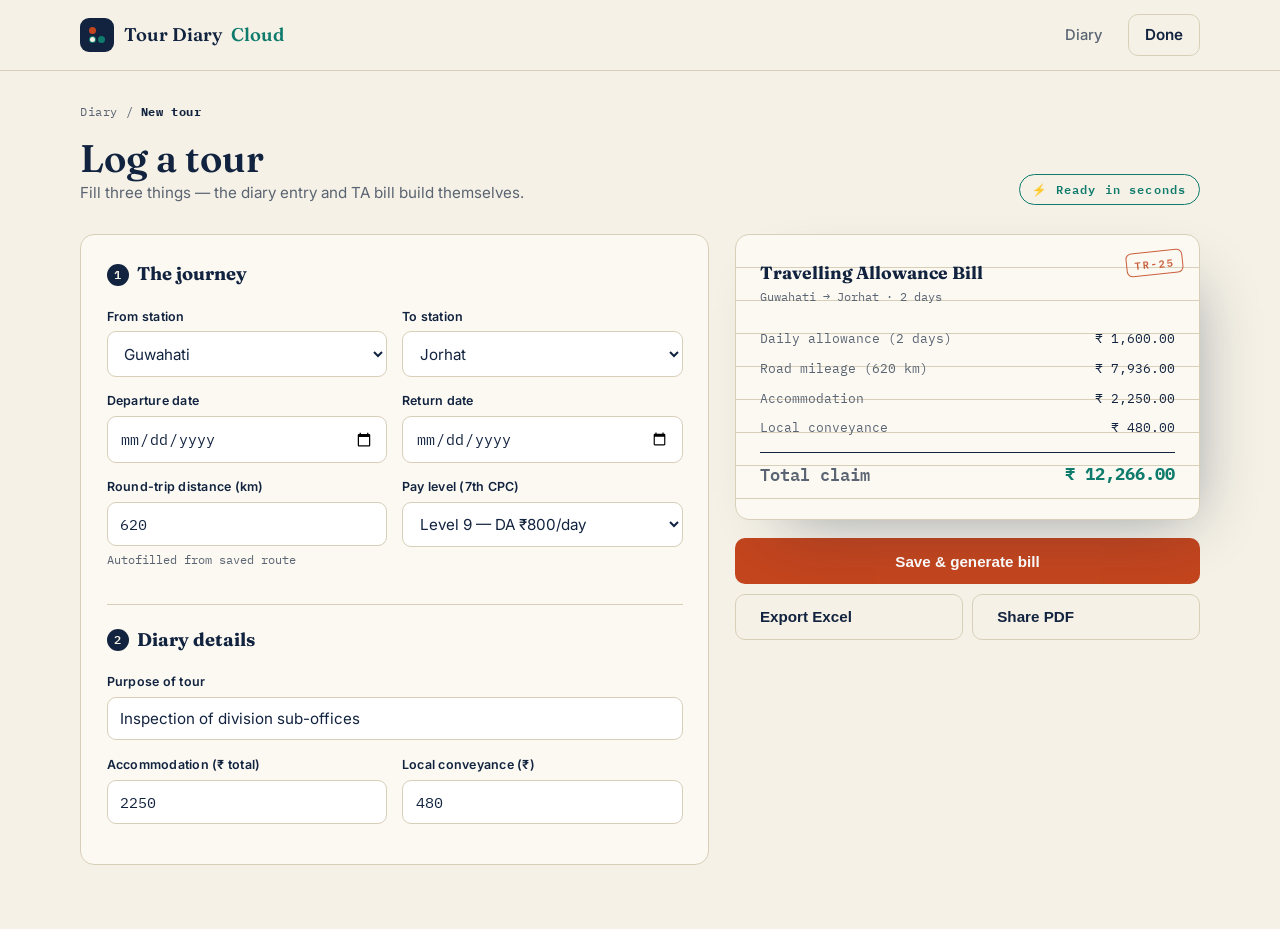
<file: create.html>
<!DOCTYPE html>
<html lang="en">
<head>
<meta charset="UTF-8">
<meta name="viewport" content="width=device-width,initial-scale=1">
<title>New tour — Tour Diary Cloud</title>
<link rel="stylesheet" href="style.css">
<style>
.shell{padding:2rem 0 4rem}
.crumb{font-family:'IBM Plex Mono';font-size:.75rem;color:var(--slate);letter-spacing:.05em;margin-bottom:1rem}
.crumb b{color:var(--ink)}
.head-row{display:flex;align-items:flex-end;justify-content:space-between;gap:1rem;flex-wrap:wrap;margin-bottom:1.8rem}
.head-row h1{font-family:'Fraunces';font-weight:600;font-size:clamp(1.8rem,4vw,2.4rem);line-height:1.05}
.head-row .sub{color:var(--slate);font-size:.95rem;margin-top:.2rem}
.speed-pill{font-family:'IBM Plex Mono';font-size:.72rem;letter-spacing:.1em;color:var(--teal);
  border:1.5px solid var(--teal);border-radius:20px;padding:.35rem .8rem;font-weight:600}

.layout{display:grid;grid-template-columns:1.15fr .85fr;gap:1.6rem;align-items:start}
@media(max-width:900px){.layout{grid-template-columns:1fr}}

/* form card */
.form-card{background:var(--paper);border:1px solid var(--line);border-radius:var(--radius);padding:1.6rem}
.form-card h2{font-family:'Fraunces';font-size:1.15rem;margin-bottom:1.1rem;display:flex;align-items:center;gap:.5rem}
.form-card h2 .step-dot{width:22px;height:22px;border-radius:50%;background:var(--ink);color:var(--cream);
  font-family:'IBM Plex Mono';font-size:.72rem;display:grid;place-items:center;font-weight:600}
.grid2{display:grid;grid-template-columns:1fr 1fr;gap:.9rem}
@media(max-width:520px){.grid2{grid-template-columns:1fr}}
.field{margin-bottom:.9rem}
label{display:block;font-size:.78rem;font-weight:600;margin-bottom:.35rem;letter-spacing:.02em}
input,select{width:100%;padding:.7rem .8rem;border:1.5px solid var(--line);border-radius:9px;
  background:#fff;font-size:.95rem;font-family:'IBM Plex Mono';color:var(--ink);outline:none;transition:border-color .15s}
input:focus,select:focus{border-color:var(--teal)}
select{font-family:'Inter'}
.hr{height:1px;background:var(--line);margin:1.3rem 0}
.purpose{font-family:'Inter'}

/* live bill preview */
.preview{position:sticky;top:82px}
.bill{
  background:var(--paper);border:1px solid var(--line);border-radius:var(--radius);
  padding:1.5rem 1.5rem 1.7rem;box-shadow:var(--shadow);position:relative;
  background-image:repeating-linear-gradient(var(--paper) 0 32px,var(--line) 32px 33px);
}
.bill::after{content:"TR-25";position:absolute;top:1rem;right:1rem;font-family:'IBM Plex Mono';
  font-size:.65rem;letter-spacing:.2em;font-weight:600;color:var(--vermilion);
  border:1.5px solid var(--vermilion);border-radius:6px;padding:.18rem .45rem;transform:rotate(-6deg);opacity:.85}
.bill h3{font-family:'Fraunces';font-size:1.1rem;margin-bottom:.1rem}
.bill .route{font-size:.75rem;color:var(--slate);margin-bottom:1.1rem;font-family:'IBM Plex Mono'}
.brow{display:flex;justify-content:space-between;font-family:'IBM Plex Mono';font-size:.82rem;padding:.3rem 0}
.brow span:first-child{color:var(--slate)}
.brow.total{border-top:1.5px solid var(--ink);margin-top:.5rem;padding-top:.55rem;font-weight:600;font-size:1.05rem}
.brow.total b{color:var(--teal)}
.actions{display:grid;gap:.6rem;margin-top:1.1rem}
.row-btns{display:grid;grid-template-columns:1fr 1fr;gap:.6rem}

/* TOAST / ALERTS */
.toast-wrap{position:fixed;left:50%;bottom:1.4rem;transform:translateX(-50%);z-index:100;
  display:flex;flex-direction:column;gap:.6rem;width:min(420px,92vw)}
.toast{display:flex;gap:.7rem;align-items:flex-start;background:var(--ink);color:var(--cream);
  border-radius:12px;padding:.85rem 1rem;box-shadow:var(--shadow);
  animation:toastIn .35s cubic-bezier(.2,.8,.2,1) both;border-left:4px solid var(--teal)}
.toast.warn{border-left-color:var(--vermilion)}
.toast.info{border-left-color:#5FD0BE}
.toast .tic{flex:0 0 auto;width:20px;height:20px;margin-top:1px}
.toast .tic svg{width:20px;height:20px;stroke:currentColor;fill:none;stroke-width:2}
.toast b{display:block;font-size:.9rem;margin-bottom:.05rem}
.toast p{font-size:.82rem;color:#C6CEDA}
.toast .x{margin-left:auto;background:none;border:0;color:#8C97A8;cursor:pointer;font-size:1.1rem;line-height:1;padding:0 .1rem}
@keyframes toastIn{from{opacity:0;transform:translateY(12px)}to{opacity:1;transform:none}}
.toast.out{animation:toastOut .3s ease forwards}
@keyframes toastOut{to{opacity:0;transform:translateY(12px)}}

/* inline field hint */
.hint{font-size:.72rem;color:var(--slate);margin-top:.3rem;font-family:'IBM Plex Mono'}
</style>
</head>
<body>

<nav class="nav">
  <div class="wrap nav-in">
    <a class="brand" href="index.html"><span class="mark"></span>Tour Diary <span style="color:var(--teal)">Cloud</span></a>
    <div class="nav-links">
      <a class="muted hide-sm" href="dashboard.html">Diary</a>
      <a class="btn btn-ghost" href="dashboard.html" style="padding:.5rem 1rem">Done</a>
    </div>
  </div>
</nav>

<div class="shell">
  <div class="wrap">
    <div class="crumb">Diary / <b>New tour</b></div>
    <div class="head-row">
      <div>
        <h1>Log a tour</h1>
        <p class="sub">Fill three things — the diary entry and TA bill build themselves.</p>
      </div>
      <span class="speed-pill">⚡ Ready in seconds</span>
    </div>

    <div class="layout">
      <!-- FORM -->
      <div class="form-card">
        <h2><span class="step-dot">1</span> The journey</h2>
        <div class="grid2">
          <div class="field">
            <label for="from">From station</label>
            <select id="from" onchange="recalc()">
              <option>Guwahati</option><option>Jorhat</option><option>Dibrugarh</option>
              <option>Silchar</option><option>Tezpur</option><option>Nagaon</option>
            </select>
          </div>
          <div class="field">
            <label for="to">To station</label>
            <select id="to" onchange="recalc()">
              <option>Jorhat</option><option>Guwahati</option><option>Dibrugarh</option>
              <option>Silchar</option><option>Tezpur</option><option>Nagaon</option>
            </select>
          </div>
        </div>
        <div class="grid2">
          <div class="field"><label for="dep">Departure date</label><input id="dep" type="date" onchange="recalc()"></div>
          <div class="field"><label for="ret">Return date</label><input id="ret" type="date" onchange="recalc()"></div>
        </div>
        <div class="grid2">
          <div class="field"><label for="dist">Round-trip distance (km)</label><input id="dist" type="number" value="620" oninput="recalc()"><div class="hint">Autofilled from saved route</div></div>
          <div class="field"><label for="level">Pay level (7th CPC)</label>
            <select id="level" onchange="recalc()">
              <option value="800">Level 9 — DA ₹800/day</option>
              <option value="900">Level 11 — DA ₹900/day</option>
              <option value="1000">Level 12 — DA ₹1000/day</option>
              <option value="1200">Level 13 — DA ₹1200/day</option>
            </select>
          </div>
        </div>

        <div class="hr"></div>
        <h2><span class="step-dot">2</span> Diary details</h2>
        <div class="field"><label for="purpose">Purpose of tour</label>
          <input id="purpose" class="purpose" type="text" value="Inspection of division sub-offices" placeholder="e.g. Field inspection, review meeting"></div>
        <div class="grid2">
          <div class="field"><label for="stay">Accommodation (₹ total)</label><input id="stay" type="number" value="2250" oninput="recalc()"></div>
          <div class="field"><label for="local">Local conveyance (₹)</label><input id="local" type="number" value="480" oninput="recalc()"></div>
        </div>
      </div>

      <!-- LIVE PREVIEW -->
      <div class="preview">
        <div class="bill">
          <h3>Travelling Allowance Bill</h3>
          <div class="route" id="p-route">Guwahati → Jorhat · 2 days</div>
          <div class="brow"><span>Daily allowance <span id="p-days">(2 days)</span></span><span id="p-da">₹ 1,600.00</span></div>
          <div class="brow"><span>Road mileage <span id="p-km">(620 km)</span></span><span id="p-mile">₹ 7,936.00</span></div>
          <div class="brow"><span>Accommodation</span><span id="p-stay">₹ 2,250.00</span></div>
          <div class="brow"><span>Local conveyance</span><span id="p-local">₹ 480.00</span></div>
          <div class="brow total"><span>Total claim</span><b id="p-total">₹ 12,266.00</b></div>
        </div>
        <div class="actions">
          <button class="btn btn-accent btn-block" onclick="saveTour()">Save & generate bill</button>
          <div class="row-btns">
            <button class="btn btn-ghost" onclick="exportBill()">Export Excel</button>
            <button class="btn btn-ghost" onclick="shareBill()">Share PDF</button>
          </div>
        </div>
      </div>
    </div>
  </div>
</div>

<div class="toast-wrap" id="toasts" aria-live="polite"></div>

<script>
const $=s=>document.querySelector(s);
const fmt=n=>'₹ '+n.toLocaleString('en-IN',{minimumFractionDigits:2,maximumFractionDigits:2});
const MILE=12.80; // ₹/km road mileage

function days(){
  const a=$('#dep').value,b=$('#ret').value;
  if(!a||!b) return 2;
  const d=Math.round((new Date(b)-new Date(a))/864e5)+1;
  return d>0?d:1;
}
function recalc(){
  const d=days(), da=+$('#level').value*d, km=+$('#dist').value||0,
        mile=km*MILE, stay=+$('#stay').value||0, local=+$('#local').value||0,
        total=da+mile+stay+local;
  $('#p-route').textContent=`${$('#from').value} → ${$('#to').value} · ${d} day${d>1?'s':''}`;
  $('#p-days').textContent=`(${d} day${d>1?'s':''})`;
  $('#p-km').textContent=`(${km} km)`;
  $('#p-da').textContent=fmt(da);
  $('#p-mile').textContent=fmt(mile);
  $('#p-stay').textContent=fmt(stay);
  $('#p-local').textContent=fmt(local);
  $('#p-total').textContent=fmt(total);
}
recalc();

// TOASTS
const ICONS={
  ok:'<path d="M20 6L9 17l-5-5"/>',
  warn:'<path d="M12 9v4M12 17h.01"/><path d="M10.3 3.9L1.8 18a2 2 0 0 0 1.7 3h17a2 2 0 0 0 1.7-3L13.7 3.9a2 2 0 0 0-3.4 0z"/>',
  info:'<circle cx="12" cy="12" r="9"/><path d="M12 8v4M12 16h.01"/>'
};
function toast(kind,title,msg){
  const t=document.createElement('div');
  t.className='toast '+(kind==='warn'?'warn':kind==='info'?'info':'');
  t.innerHTML=`<span class="tic"><svg viewBox="0 0 24 24">${ICONS[kind]||ICONS.ok}</svg></span>
    <div><b>${title}</b><p>${msg}</p></div>
    <button class="x" aria-label="Dismiss">×</button>`;
  t.querySelector('.x').onclick=()=>dismiss(t);
  $('#toasts').appendChild(t);
  setTimeout(()=>dismiss(t),4200);
}
function dismiss(t){t.classList.add('out');setTimeout(()=>t.remove(),300);}

function saveTour(){
  if(!$('#dep').value||!$('#ret').value){ toast('warn','Add both dates','Departure and return dates are needed to count DA days.'); return; }
  toast('ok','Tour saved','Diary entry logged and TR-25 bill generated.');
}
function exportBill(){ toast('info','Premium feature','Excel export is available on Premium. Upgrade to download.'); }
function shareBill(){ toast('info','Premium feature','PDF share is available on Premium. Upgrade to share.'); }
</script>
</body>
</html>
</file>
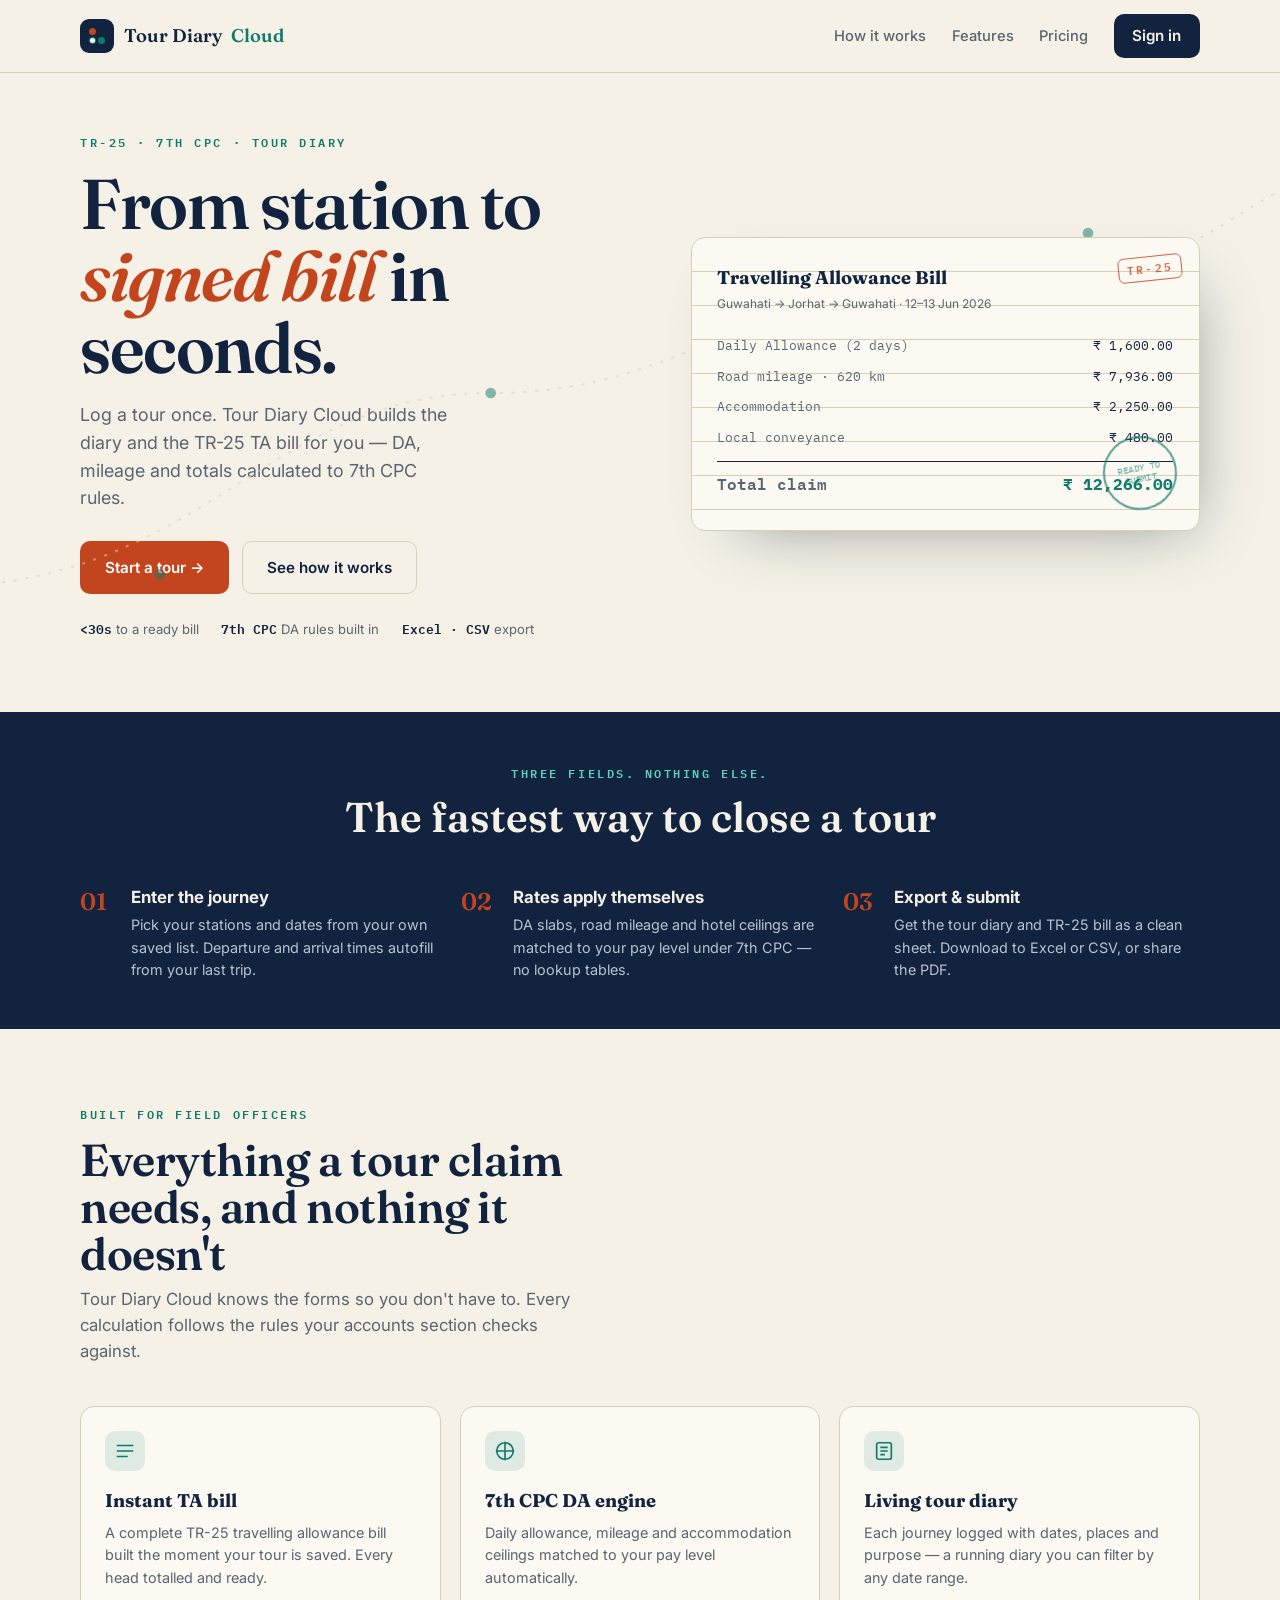
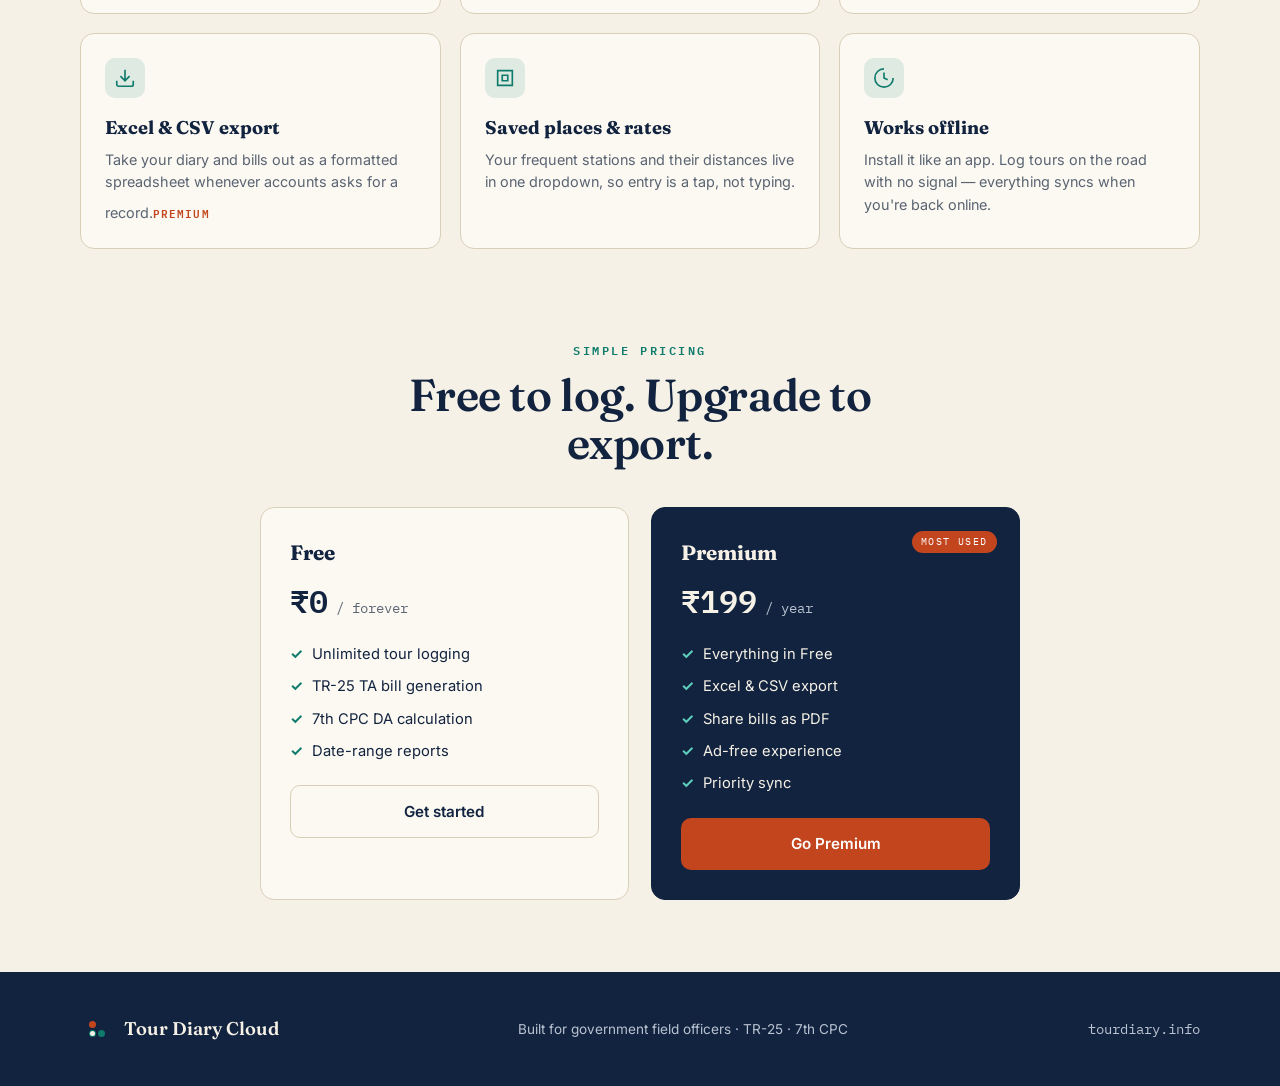
<file: index (23).html>
<!DOCTYPE html>
<html lang="en">
<head>
<meta charset="UTF-8">
<meta name="viewport" content="width=device-width,initial-scale=1">
<title>Tour Diary Cloud — TA bills & tour diaries in seconds</title>
<meta name="description" content="Log official tours, generate TR-25 TA bills and tour diaries in seconds. Built on 7th CPC rules for field officers.">
<link rel="stylesheet" href="style.css">
<style>
/* ---------- HERO ---------- */
.hero{position:relative;overflow:hidden;padding:3.5rem 0 4.5rem}
.hero-grid{display:grid;grid-template-columns:1.05fr .95fr;gap:3rem;align-items:center}
@media(max-width:900px){.hero-grid{grid-template-columns:1fr;gap:2.5rem}}
h1.display{
  font-family:'Fraunces';font-weight:600;line-height:1.02;
  font-size:clamp(2.6rem,6vw,4.4rem);letter-spacing:-.02em;margin:.9rem 0 1.1rem;
}
h1.display em{font-style:italic;color:var(--vermilion)}
.lead{font-size:1.12rem;color:var(--slate);max-width:34ch;margin-bottom:1.8rem}
.hero-cta{display:flex;gap:.8rem;flex-wrap:wrap;margin-bottom:1.6rem}
.trust{display:flex;gap:1.4rem;flex-wrap:wrap;font-size:.82rem;color:var(--slate)}
.trust b{color:var(--ink);font-family:'IBM Plex Mono';font-weight:600}

/* journey line */
.journey{position:absolute;inset:0;pointer-events:none;opacity:.5}
.journey path{stroke:var(--line);stroke-width:2;stroke-dasharray:3 8;fill:none}
.journey circle{fill:var(--teal)}

/* bill card */
.bill{
  background:var(--paper);border-radius:var(--radius);box-shadow:var(--shadow);
  border:1px solid var(--line);padding:1.6rem 1.6rem 1.8rem;position:relative;
  background-image:repeating-linear-gradient(var(--paper) 0 33px,var(--line) 33px 34px);
  background-attachment:local;
}
.bill::after{
  content:"TR-25";position:absolute;top:1.1rem;right:1.1rem;
  font-family:'IBM Plex Mono';font-size:.68rem;letter-spacing:.2em;font-weight:600;
  color:var(--vermilion);border:1.5px solid var(--vermilion);border-radius:6px;
  padding:.2rem .5rem;transform:rotate(-6deg);opacity:.85;
}
.bill h3{font-family:'Fraunces';font-size:1.15rem;margin-bottom:.15rem}
.bill .sub{font-size:.75rem;color:var(--slate);margin-bottom:1.1rem}
.bill-row{display:flex;justify-content:space-between;align-items:baseline;
  font-family:'IBM Plex Mono';font-size:.82rem;padding:.32rem 0}
.bill-row span:first-child{color:var(--slate)}
.bill-row.total{border-top:1.5px solid var(--ink);margin-top:.5rem;padding-top:.6rem;font-weight:600;font-size:1rem}
.bill-row.total b{color:var(--teal)}
.stamp{
  position:absolute;bottom:1.3rem;right:1.4rem;width:74px;height:74px;border-radius:50%;
  border:2px solid var(--teal);color:var(--teal);display:grid;place-items:center;
  font-family:'IBM Plex Mono';font-size:.55rem;text-align:center;line-height:1.3;
  letter-spacing:.05em;transform:rotate(-11deg);opacity:.7;
}
@keyframes rowIn{from{opacity:0;transform:translateY(6px)}to{opacity:1;transform:none}}
.bill-row,.bill h3,.bill .sub{animation:rowIn .5s ease both}
.bill .sub{animation-delay:.08s}
.bill-row:nth-child(3){animation-delay:.16s}
.bill-row:nth-child(4){animation-delay:.24s}
.bill-row:nth-child(5){animation-delay:.32s}
.bill-row:nth-child(6){animation-delay:.4s}
.bill-row.total{animation-delay:.5s}

/* ---------- SPEED STRIP ---------- */
.strip{background:var(--ink);color:var(--cream);padding:3rem 0}
.strip-grid{display:grid;grid-template-columns:repeat(3,1fr);gap:1.5rem}
@media(max-width:760px){.strip-grid{grid-template-columns:1fr}}
.step{position:relative;padding-left:3.2rem}
.step .n{position:absolute;left:0;top:-.1rem;font-family:'Fraunces';font-size:1.5rem;
  color:var(--vermilion);font-weight:600}
.step h4{font-size:1.05rem;margin-bottom:.25rem}
.step p{font-size:.9rem;color:#B9C2D0}
.strip-head{text-align:center;margin-bottom:2.2rem}
.strip-head h2{font-family:'Fraunces';font-weight:600;font-size:clamp(1.8rem,4vw,2.6rem)}
.strip-head .eyebrow{color:#5FD0BE}

/* ---------- FEATURES ---------- */
.features{padding:4.5rem 0}
.sec-head{max-width:52ch;margin-bottom:2.6rem}
.sec-head h2{font-family:'Fraunces';font-weight:600;font-size:clamp(1.9rem,4vw,2.8rem);
  line-height:1.05;margin:.6rem 0 .6rem;letter-spacing:-.01em}
.sec-head p{color:var(--slate);font-size:1.05rem}
.f-grid{display:grid;grid-template-columns:repeat(3,1fr);gap:1.2rem}
@media(max-width:860px){.f-grid{grid-template-columns:1fr 1fr}}
@media(max-width:560px){.f-grid{grid-template-columns:1fr}}
.card{
  background:var(--paper);border:1px solid var(--line);border-radius:var(--radius);
  padding:1.5rem;transition:transform .18s ease,box-shadow .2s ease;
}
.card:hover{transform:translateY(-4px);box-shadow:var(--shadow)}
.ic{width:40px;height:40px;border-radius:10px;display:grid;place-items:center;
  margin-bottom:1rem;background:rgba(15,123,108,.12)}
.ic svg{width:22px;height:22px;stroke:var(--teal);fill:none;stroke-width:1.8}
.card h3{font-family:'Fraunces';font-size:1.15rem;margin-bottom:.4rem}
.card p{font-size:.9rem;color:var(--slate)}
.card .tag{display:inline-block;margin-top:.7rem;font-family:'IBM Plex Mono';font-size:.68rem;
  letter-spacing:.1em;text-transform:uppercase;color:var(--vermilion);font-weight:600}

/* ---------- PRICING ---------- */
.pricing{padding:1rem 0 4.5rem}
.p-grid{display:grid;grid-template-columns:1fr 1fr;gap:1.4rem;max-width:760px;margin-inline:auto}
@media(max-width:640px){.p-grid{grid-template-columns:1fr}}
.plan{background:var(--paper);border:1px solid var(--line);border-radius:var(--radius);padding:1.8rem}
.plan.hi{background:var(--ink);color:var(--cream);border-color:var(--ink);position:relative}
.plan.hi .badge{position:absolute;top:1.4rem;right:1.4rem;background:var(--vermilion);color:#fff;
  font-family:'IBM Plex Mono';font-size:.6rem;letter-spacing:.15em;padding:.25rem .55rem;border-radius:20px}
.plan h3{font-family:'Fraunces';font-size:1.3rem;margin-bottom:.3rem}
.price{font-family:'IBM Plex Mono';font-size:2rem;font-weight:600;margin:.4rem 0 1.1rem}
.price small{font-size:.85rem;color:var(--slate);font-weight:400}
.plan.hi .price small{color:#B9C2D0}
.plan ul{list-style:none;display:grid;gap:.6rem;margin-bottom:1.4rem;font-size:.92rem}
.plan li{display:flex;gap:.55rem;align-items:flex-start}
.plan li::before{content:"✓";color:var(--teal);font-weight:700}
.plan.hi li::before{color:#5FD0BE}

/* ---------- FOOTER ---------- */
footer{background:var(--ink);color:#B9C2D0;padding:2.5rem 0;font-size:.85rem}
.foot-in{display:flex;justify-content:space-between;align-items:center;gap:1rem;flex-wrap:wrap}
.foot-in .brand{color:var(--cream)}
</style>
</head>
<body>

<nav class="nav">
  <div class="wrap nav-in">
    <a class="brand" href="index.html"><span class="mark"></span>Tour Diary <span style="color:var(--teal)">Cloud</span></a>
    <div class="nav-links">
      <a class="muted hide-sm" href="#how">How it works</a>
      <a class="muted hide-sm" href="#features">Features</a>
      <a class="muted hide-sm" href="#pricing">Pricing</a>
      <a class="btn btn-primary" href="app.html" style="padding:.55rem 1.1rem">Sign in</a>
    </div>
  </div>
</nav>

<!-- HERO -->
<header class="hero">
  <svg class="journey" viewBox="0 0 1200 600" preserveAspectRatio="none" aria-hidden="true">
    <path d="M-20 480 C 200 460, 260 300, 460 300 S 720 180, 900 200 S 1160 120, 1240 90"/>
    <circle cx="150" cy="470" r="5"/><circle cx="460" cy="300" r="5"/>
    <circle cx="760" cy="205" r="5"/><circle cx="1020" cy="150" r="5"/>
  </svg>
  <div class="wrap hero-grid">
    <div>
      <span class="eyebrow">TR-25 · 7th CPC · Tour Diary</span>
      <h1 class="display">From station to <em>signed bill</em> in seconds.</h1>
      <p class="lead">Log a tour once. Tour Diary Cloud builds the diary and the TR-25 TA bill for you — DA, mileage and totals calculated to 7th CPC rules.</p>
      <div class="hero-cta">
        <a class="btn btn-accent" href="app.html">Start a tour →</a>
        <a class="btn btn-ghost" href="#how">See how it works</a>
      </div>
      <div class="trust">
        <span><b>&lt;30s</b> to a ready bill</span>
        <span><b>7th CPC</b> DA rules built in</span>
        <span><b>Excel · CSV</b> export</span>
      </div>
    </div>

    <!-- live bill card -->
    <div class="bill" aria-label="Sample TA bill">
      <h3>Travelling Allowance Bill</h3>
      <div class="sub">Guwahati → Jorhat → Guwahati · 12–13 Jun 2026</div>
      <div class="bill-row"><span>Daily Allowance (2 days)</span><span>₹ 1,600.00</span></div>
      <div class="bill-row"><span>Road mileage · 620 km</span><span>₹ 7,936.00</span></div>
      <div class="bill-row"><span>Accommodation</span><span>₹ 2,250.00</span></div>
      <div class="bill-row"><span>Local conveyance</span><span>₹ 480.00</span></div>
      <div class="bill-row total"><span>Total claim</span><b>₹ 12,266.00</b></div>
      <div class="stamp">READY TO<br>SUBMIT</div>
    </div>
  </div>
</header>

<!-- HOW IT WORKS -->
<section class="strip" id="how">
  <div class="wrap">
    <div class="strip-head">
      <span class="eyebrow">Three fields. Nothing else.</span>
      <h2>The fastest way to close a tour</h2>
    </div>
    <div class="strip-grid">
      <div class="step"><span class="n">01</span><h4>Enter the journey</h4><p>Pick your stations and dates from your own saved list. Departure and arrival times autofill from your last trip.</p></div>
      <div class="step"><span class="n">02</span><h4>Rates apply themselves</h4><p>DA slabs, road mileage and hotel ceilings are matched to your pay level under 7th CPC — no lookup tables.</p></div>
      <div class="step"><span class="n">03</span><h4>Export & submit</h4><p>Get the tour diary and TR-25 bill as a clean sheet. Download to Excel or CSV, or share the PDF.</p></div>
    </div>
  </div>
</section>

<!-- FEATURES -->
<section class="features" id="features">
  <div class="wrap">
    <div class="sec-head">
      <span class="eyebrow">Built for field officers</span>
      <h2>Everything a tour claim needs, and nothing it doesn't</h2>
      <p>Tour Diary Cloud knows the forms so you don't have to. Every calculation follows the rules your accounts section checks against.</p>
    </div>
    <div class="f-grid">
      <div class="card"><div class="ic"><svg viewBox="0 0 24 24"><path d="M3 6h18M3 12h18M3 18h12"/></svg></div>
        <h3>Instant TA bill</h3><p>A complete TR-25 travelling allowance bill built the moment your tour is saved. Every head totalled and ready.</p></div>
      <div class="card"><div class="ic"><svg viewBox="0 0 24 24"><path d="M12 2v20M2 12h20"/><circle cx="12" cy="12" r="9"/></svg></div>
        <h3>7th CPC DA engine</h3><p>Daily allowance, mileage and accommodation ceilings matched to your pay level automatically.</p></div>
      <div class="card"><div class="ic"><svg viewBox="0 0 24 24"><rect x="4" y="3" width="16" height="18" rx="2"/><path d="M8 8h8M8 12h8M8 16h5"/></svg></div>
        <h3>Living tour diary</h3><p>Each journey logged with dates, places and purpose — a running diary you can filter by any date range.</p></div>
      <div class="card"><div class="ic"><svg viewBox="0 0 24 24"><path d="M21 15v4a2 2 0 0 1-2 2H5a2 2 0 0 1-2-2v-4"/><path d="M7 10l5 5 5-5M12 15V3"/></svg></div>
        <h3>Excel & CSV export</h3><p>Take your diary and bills out as a formatted spreadsheet whenever accounts asks for a record.<span class="tag">Premium</span></p></div>
      <div class="card"><div class="ic"><svg viewBox="0 0 24 24"><path d="M4 4h16v16H4z"/><path d="M9 9h6v6H9z"/></svg></div>
        <h3>Saved places & rates</h3><p>Your frequent stations and their distances live in one dropdown, so entry is a tap, not typing.</p></div>
      <div class="card"><div class="ic"><svg viewBox="0 0 24 24"><path d="M12 2a10 10 0 1 0 10 10"/><path d="M12 6v6l4 2"/></svg></div>
        <h3>Works offline</h3><p>Install it like an app. Log tours on the road with no signal — everything syncs when you're back online.</p></div>
    </div>
  </div>
</section>

<!-- PRICING -->
<section class="pricing" id="pricing">
  <div class="wrap">
    <div class="sec-head" style="text-align:center;margin-inline:auto">
      <span class="eyebrow">Simple pricing</span>
      <h2>Free to log. Upgrade to export.</h2>
    </div>
    <div class="p-grid">
      <div class="plan">
        <h3>Free</h3>
        <div class="price">₹0<small> / forever</small></div>
        <ul>
          <li>Unlimited tour logging</li>
          <li>TR-25 TA bill generation</li>
          <li>7th CPC DA calculation</li>
          <li>Date-range reports</li>
        </ul>
        <a class="btn btn-ghost btn-block" href="app.html">Get started</a>
      </div>
      <div class="plan hi">
        <span class="badge">MOST USED</span>
        <h3>Premium</h3>
        <div class="price">₹199<small> / year</small></div>
        <ul>
          <li>Everything in Free</li>
          <li>Excel & CSV export</li>
          <li>Share bills as PDF</li>
          <li>Ad-free experience</li>
          <li>Priority sync</li>
        </ul>
        <a class="btn btn-accent btn-block" href="app.html">Go Premium</a>
      </div>
    </div>
  </div>
</section>

<footer>
  <div class="wrap foot-in">
    <a class="brand" href="index.html"><span class="mark"></span>Tour Diary Cloud</a>
    <span>Built for government field officers · TR-25 · 7th CPC</span>
    <span class="mono">tourdiary.info</span>
  </div>
</footer>

</body>
</html>
</file>
<file: style.css>
/* Tour Diary Cloud — shared styles */
@import url('https://fonts.googleapis.com/css2?family=Fraunces:opsz,wght@9..144,400;9..144,500;9..144,600;9..144,700&family=Inter:wght@400;500;600;700&family=IBM+Plex+Mono:wght@400;500;600&display=swap');

:root{
  --ink:#12233F;
  --cream:#F5F1E6;
  --teal:#0F7B6C;
  --vermilion:#C2451E;
  --line:#D8CFB8;
  --slate:#5A6472;
  --paper:#FBF9F2;
  --shadow:20px 24px 60px -30px rgba(18,35,63,.45);
  --radius:14px;
}

*{box-sizing:border-box;margin:0;padding:0}
html{scroll-behavior:smooth}
body{
  font-family:'Inter',system-ui,sans-serif;
  background:var(--cream);
  color:var(--ink);
  line-height:1.55;
  -webkit-font-smoothing:antialiased;
}
a{color:inherit;text-decoration:none}
.wrap{width:min(1120px,92vw);margin-inline:auto}
.mono{font-family:'IBM Plex Mono',monospace}
.serif{font-family:'Fraunces',serif}

/* eyebrow / labels */
.eyebrow{
  font-family:'IBM Plex Mono',monospace;
  font-size:.72rem;letter-spacing:.22em;text-transform:uppercase;
  color:var(--teal);font-weight:600;
}

/* buttons */
.btn{
  display:inline-flex;align-items:center;gap:.5rem;
  font-weight:600;font-size:.95rem;
  padding:.85rem 1.5rem;border-radius:10px;border:1.5px solid transparent;
  cursor:pointer;transition:transform .15s ease,box-shadow .2s ease,background .2s;
}
.btn:hover{transform:translateY(-2px)}
.btn:focus-visible{outline:3px solid var(--teal);outline-offset:2px}
.btn-primary{background:var(--ink);color:var(--cream)}
.btn-primary:hover{box-shadow:0 12px 28px -12px rgba(18,35,63,.6)}
.btn-accent{background:var(--vermilion);color:#fff}
.btn-ghost{background:transparent;border-color:var(--line);color:var(--ink)}
.btn-ghost:hover{background:rgba(18,35,63,.04)}
.btn-block{width:100%;justify-content:center}

/* nav */
.nav{
  position:sticky;top:0;z-index:50;
  background:rgba(245,241,230,.86);backdrop-filter:blur(10px);
  border-bottom:1px solid var(--line);
}
.nav-in{display:flex;align-items:center;justify-content:space-between;padding:.9rem 0}
.brand{display:flex;align-items:center;gap:.6rem;font-family:'Fraunces';font-weight:600;font-size:1.15rem}
.mark{width:34px;height:34px;border-radius:9px;background:var(--ink);position:relative;flex:0 0 auto}
.mark::before,.mark::after{content:"";position:absolute;border-radius:50%}
.mark::before{width:7px;height:7px;background:var(--vermilion);top:9px;left:9px}
.mark::after{width:7px;height:7px;background:var(--teal);bottom:9px;right:9px;
  box-shadow:-9px 0 0 -1px var(--cream),-9px 0 0 var(--teal)}
.nav-links{display:flex;align-items:center;gap:1.6rem;font-size:.92rem;font-weight:500}
.nav-links a.muted{color:var(--slate)}
.nav-links a.muted:hover{color:var(--ink)}
@media(max-width:720px){.nav-links .hide-sm{display:none}}

/* focus rings for inputs */
:focus-visible{outline-offset:2px}
@media (prefers-reduced-motion:reduce){
  *{animation:none!important;transition:none!important;scroll-behavior:auto!important}
}
</file>
